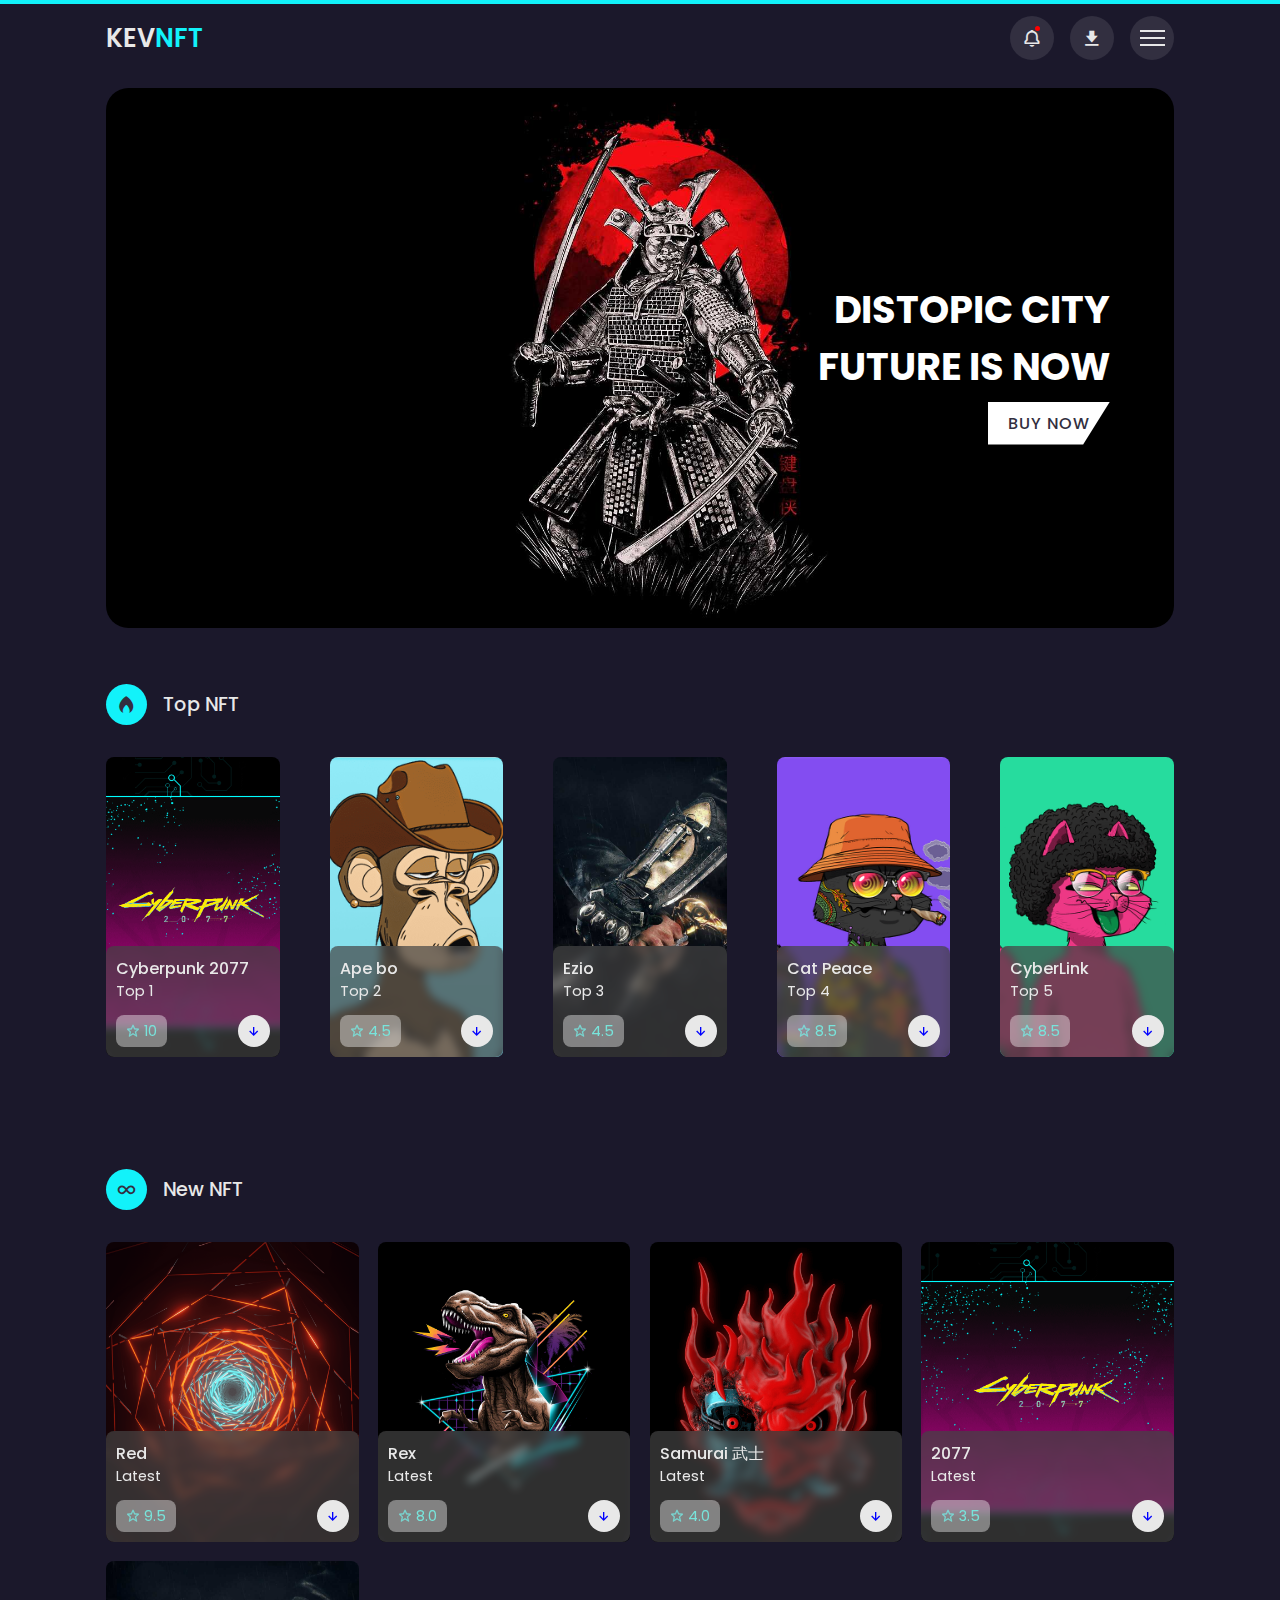
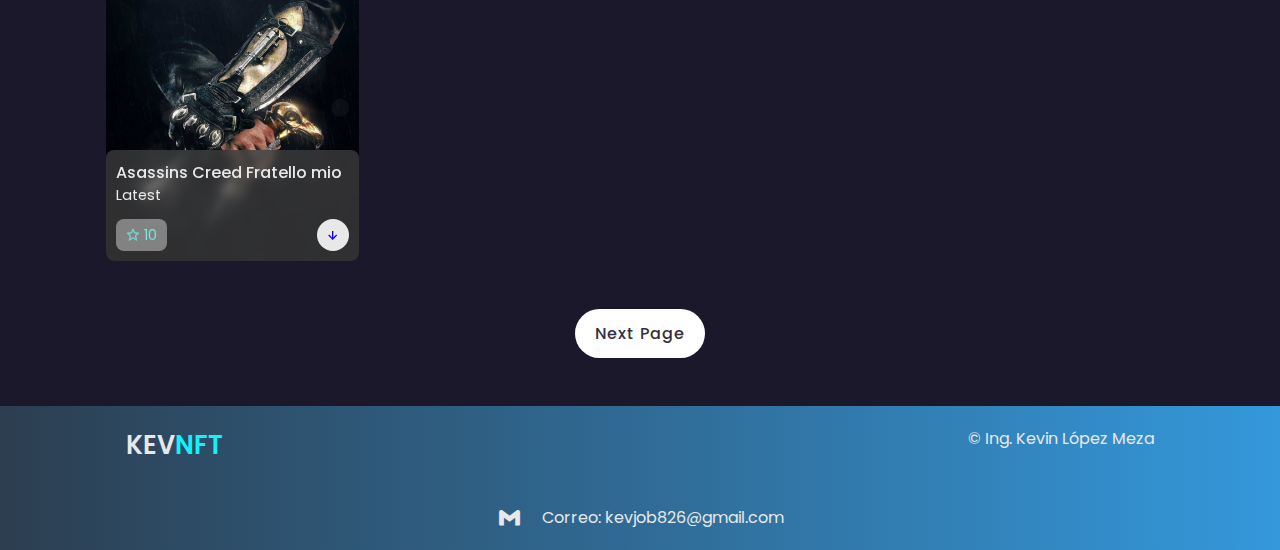
<file: index.html>
<!DOCTYPE html>
<html lang="en">

<head>
    <meta charset="UTF-8">
    <meta http-equiv="X-UA-Compatible" content="IE=edge">
    <meta name="viewport" content="width=device-width, initial-scale=1.0">
    <meta name="NFT website demo" content="Tienda de NFT demo con botones de descarga.">
    <title>NFT website</title>
    <!-- box icons link -->
    <link href='https://unpkg.com/boxicons@2.1.1/css/boxicons.min.css' rel='stylesheet'>
    <link href="/Css/style.css" rel="stylesheet">
    <link href="./Css/swiper-bundle.min.css" rel="stylesheet">
    


</head>

<body>
    <!-- progress bar -->
    <div class="progress">
        <div class="progressbar" id="scroll-bar">

        </div>
    </div>
    <!-- nav -->
    <header>
        <div class="nav container">
            <a href="Index.html" class="logo">Kev<span>NFT</span></a>
            <div class="nav-icons">
                <i class="bx bx-bell bx-tada" id="bell-icon"><span></span></i>
                <i class="bx bxs-download"></i>
                <div class="menu-icon">
                    <div class="line1"></div>
                    <div class="line2"></div>
                    <div class="line3"></div>
                </div>
            </div>

            <div class="menu">
                <img src="img/img5.png" alt="Cyberpunk">
                <div class="navbar">
                    <li><a href="index.html">Home</a></li>
                    <li><a href="#trending">Top</a></li>
                    <li><a href="#new">New</a></li>
                    <li><a href="download.html">Latest NFT</a></li>
                </div>
            </div>

            <!-- notificacion -->
            <div class="notification">
                <div class="notification-box">
                    <i class='bx bxs-check-circle'></i>
                    <p>Your NFT purchase successfully</p>
                </div>

                <div class="notification-box box-color">
                    <i class='bx bx-x-circle'></i>
                    <p>Could not apply changes</p>
                </div>
            </div>

        </div>
    </header>

    <!-- home section -->
    <section class="home container" id="home">
        <img src="img/japanese.jpg" alt="Japanese img">
        <div class="home-text">
            <h1>Distopic city <br>Future is now</h1>
            <a href="download.html" class="btn">Buy now</a>
        </div>
    </section>
    <!-- home section -->

    <!-- Popular section -->
    <section class="trending container" id="trending">
        <div class="heading">
            <i class='bx bxs-flame'></i>
            <h2>Top NFT</h2>
        </div>
        <div class="trending-content swiper">
            <div class="swiper-wrapper">
                <div class="swiper-slide">
                    <div class="box">
                        <img src="./img/img5.png" alt="cyberpunk">
                        <div class="box-text">
                            <h2>Cyberpunk 2077</h2>
                            <h3>Top 1</h3>
                            <div class="rating-download">
                                <div class="rating">
                                    <i class='bx bx-star'></i>
                                    <span>10</span>
                                </div>
                                <a href="download.html" class="box-btn">
                                    <i class='bx bx-down-arrow-alt'></i>
                                </a>
                            </div>
                        </div>
                    </div>
                </div>

                <div class="swiper-slide">
                    <div class="box">
                        <img src="./img/bored-ape-.png" alt="APE Bored">
                        <div class="box-text">
                            <h2>Ape bo</h2>
                            <h3>Top 2</h3>
                            <div class="rating-download">
                                <div class="rating">
                                    <i class='bx bx-star'></i>
                                    <span>4.5</span>
                                </div>
                                <a href="download.html" class="box-btn">
                                    <i class='bx bx-down-arrow-alt'></i>
                                </a>
                            </div>
                        </div>
                    </div>
                </div>

                <div class="swiper-slide">
                    <div class="box">
                        <img src="./img/Brotherhood.jpg" alt="Assassins Creed Brotherhood">
                        <div class="box-text">
                            <h2>Ezio</h2>
                            <h3>Top 3</h3>
                            <div class="rating-download">
                                <div class="rating">
                                    <i class='bx bx-star'></i>
                                    <span>4.5</span>
                                </div>
                                <a href="download.html" class="box-btn">
                                    <i class='bx bx-down-arrow-alt'></i>
                                </a>
                            </div>
                        </div>
                    </div>
                </div>

                <div class="swiper-slide">
                    <div class="box">
                        <img src="./img/cat-gb.png" alt="Cat">
                        <div class="box-text">
                            <h2>Cat Peace</h2>
                            <h3>Top 4</h3>
                            <div class="rating-download">
                                <div class="rating">
                                    <i class='bx bx-star'></i>
                                    <span>8.5</span>
                                </div>
                                <a href="download.html" class="box-btn">
                                    <i class='bx bx-down-arrow-alt'></i>
                                </a>
                            </div>
                        </div>
                    </div>
                </div>

                <div class="swiper-slide">
                    <div class="box">
                        <img src="./img/cat1.png" alt="Cat Pink">
                        <div class="box-text">
                            <h2>CyberLink</h2>
                            <h3>Top 5</h3>
                            <div class="rating-download">
                                <div class="rating">
                                    <i class='bx bx-star'></i>
                                    <span>8.5</span>
                                </div>
                                <a href="download.html" class="box-btn">
                                    <i class='bx bx-down-arrow-alt'></i>
                                </a>
                            </div>
                        </div>
                    </div>
                </div>

                <div class="swiper-slide">
                    <div class="box">
                        <img src="./img/japanese.jpg" alt="Samurai with red">
                        <div class="box-text">
                            <h2>Japanese</h2>
                            <h3>Top 6</h3>
                            <div class="rating-download">
                                <div class="rating">
                                    <i class='bx bx-star'></i>
                                    <span>7.3</span>
                                </div>
                                <a href="download.html" class="box-btn">
                                    <i class='bx bx-down-arrow-alt'></i>
                                </a>
                            </div>
                        </div>
                    </div>
                </div>
                <div class="swiper-slide">
                    <div class="box">
                        <img src="./img/monkey-angel.jpg" alt="APE Angel">
                        <div class="box-text">
                            <h2>Ape Angel</h2>
                            <h3>Top 7</h3>
                            <div class="rating-download">
                                <div class="rating">
                                    <i class='bx bx-star'></i>
                                    <span>4.0</span>
                                </div>
                                <a href="download.html" class="box-btn">
                                    <i class='bx bx-down-arrow-alt'></i>
                                </a>
                            </div>
                        </div>
                    </div>
                </div>

            </div>

        </div>
    </section>

    <!-- New Section -->
    <section class="new container" id="new">
        <div class="heading">
            <i class='bx bx-infinite'></i>
            <h2>New NFT</h2>
        </div>
        <div class="new-content">

            <div class="box">
                <img src="./img/whole-lotta-red.png" alt="Future views">
                <div class="box-text">
                    <h2>Red</h2>
                    <h3>Latest</h3>
                    <div class="rating-download">
                        <div class="rating">
                            <i class='bx bx-star'></i>
                            <span>9.5</span>
                        </div>
                        <a href="download.html" class="box-btn">
                            <i class='bx bx-down-arrow-alt'></i>
                        </a>
                    </div>
                </div>
            </div>

            <div class="box">
                <img src="./img/rex.jpg" alt="T-Rex">
                <div class="box-text">
                    <h2>Rex</h2>
                    <h3>Latest</h3>
                    <div class="rating-download">
                        <div class="rating">
                            <i class='bx bx-star'></i>
                            <span>8.0</span>
                        </div>
                        <a href="download.html" class="box-btn">
                            <i class='bx bx-down-arrow-alt'></i>
                        </a>
                    </div>
                </div>
            </div>

            <div class="box">
                <img src="./img/Samurai.png" alt="Mask Samurai">
                <div class="box-text">
                    <h2>Samurai 武士</h2>
                    <h3>Latest</h3>
                    <div class="rating-download">
                        <div class="rating">
                            <i class='bx bx-star'></i>
                            <span>4.0</span>
                        </div>
                        <a href="download.html" class="box-btn">
                            <i class='bx bx-down-arrow-alt'></i>
                        </a>
                    </div>
                </div>
            </div>

            <div class="box">
                <img src="./img/img5.png" alt="Cyberpunk">
                <div class="box-text">
                    <h2>2077</h2>
                    <h3>Latest</h3>
                    <div class="rating-download">
                        <div class="rating">
                            <i class='bx bx-star'></i>
                            <span>3.5</span>
                        </div>
                        <a href="download.html" class="box-btn">
                            <i class='bx bx-down-arrow-alt'></i>
                        </a>
                    </div>
                </div>
            </div>

            <div class="box">
                <img src="./img/Brotherhood.jpg" alt="Asassins Creed">
                <div class="box-text">
                    <h2>Asassins Creed Fratello mio</h2>
                    <h3>Latest</h3>
                    <div class="rating-download">
                        <div class="rating">
                            <i class='bx bx-star'></i>
                            <span>10</span>
                        </div>
                        <a href="download.html" class="box-btn">
                            <i class='bx bx-down-arrow-alt'></i>
                        </a>
                    </div>
                </div>
            </div>
        </div>

        <div class="next-page">
            <a href="download.html">Next Page</a>
        </div>

    </section>

    <footer class="footer-container">
        <div class="copyright container">
            <a href="#" class="logo">KEV<span>NFT</span></a>
            <p>&#169; Ing. Kevin López Meza</p>
        </div>
        <div class="copyright container">
            <i class='bx bxl-gmail'></i>
            <p>Correo: kevjob826@gmail.com</p>

        </div>
    </footer>



    <!-- Swiper script -->
    <script src="./Js/swiper-bundle.min.js"></script>

    <script src="/Js/main.js"></script>
</body>

</html>

<!-- Credit for idea dailywebdesign -->
</file>
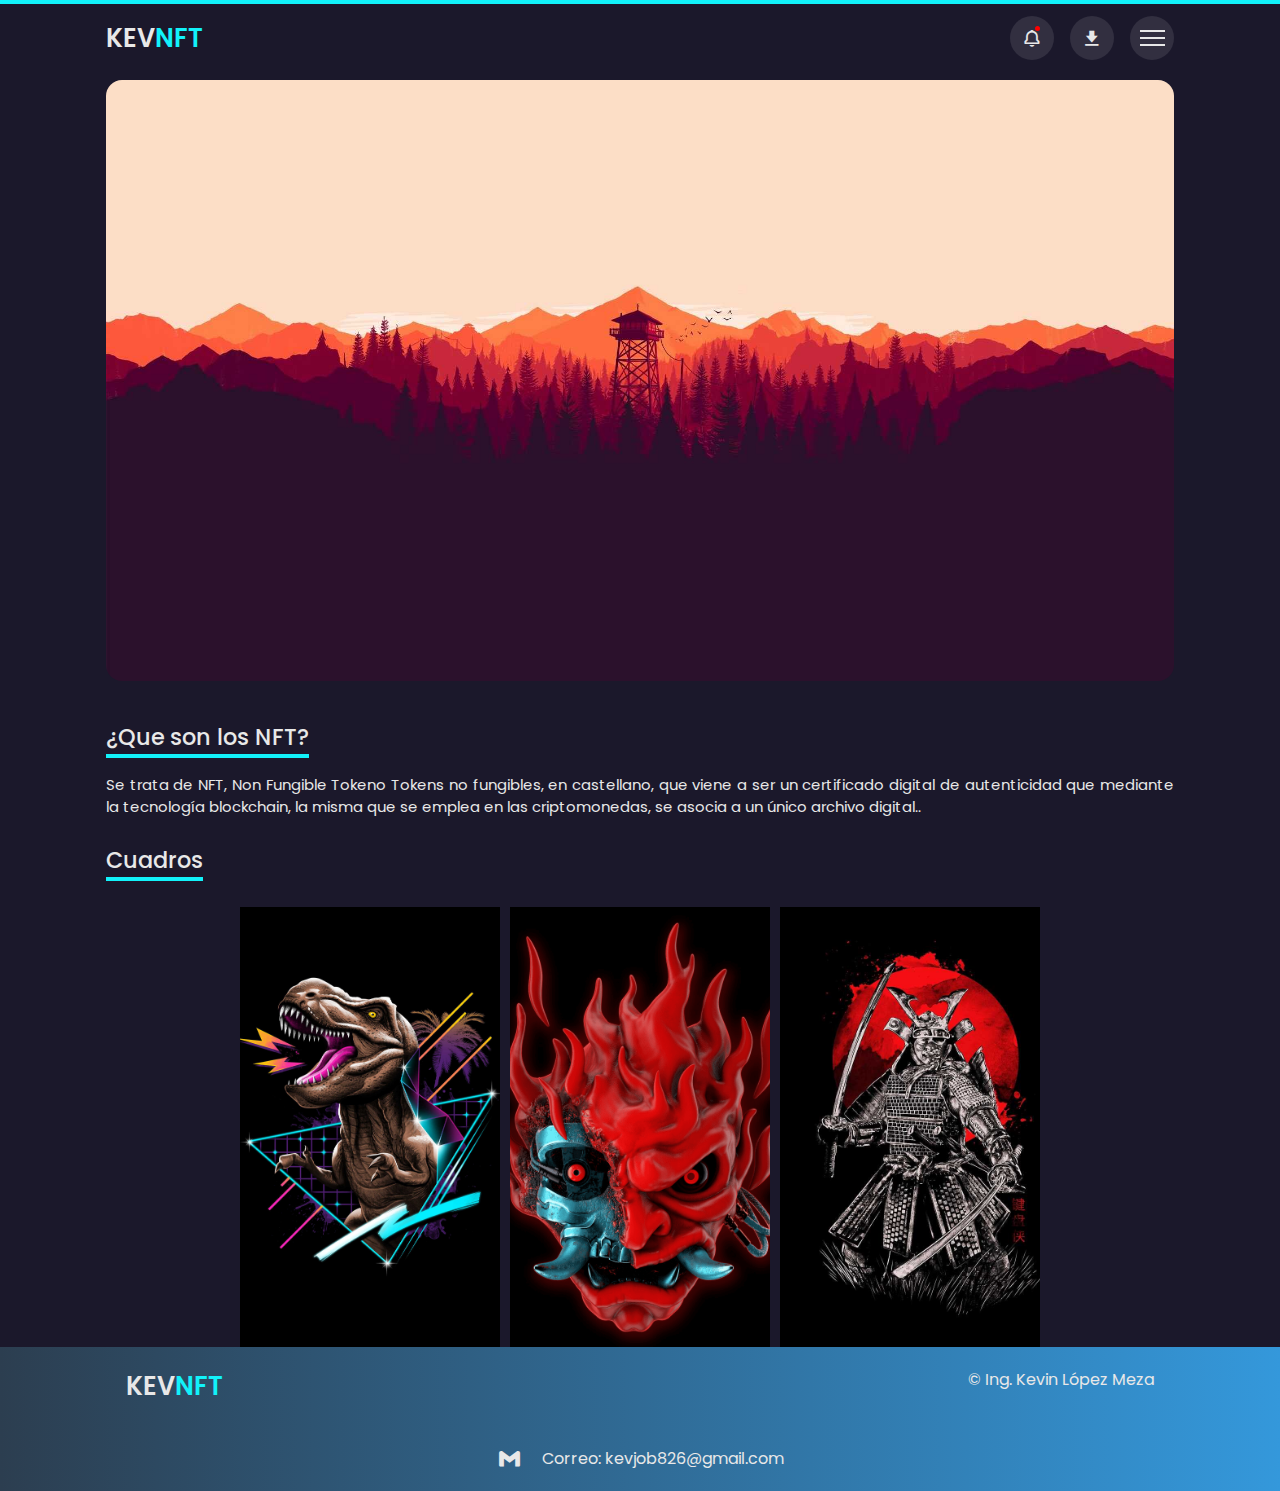
<file: download.html>
<!DOCTYPE html>
<html lang="en">

<head>
    <meta charset="UTF-8">
    <meta http-equiv="X-UA-Compatible" content="IE=edge">
    <meta name="viewport" content="width=device-width, initial-scale=1.0">
    <title>Download Page</title>
    <!-- box icons link -->
    <link href='https://unpkg.com/boxicons@2.1.1/css/boxicons.min.css' rel='stylesheet'>
    <link href="/Css/style.css" rel="stylesheet">
    <link href="./Css/swiper-bundle.min.css" rel="stylesheet">


</head>

<body>
    <!-- progress  bar -->
    <div class="progress">
        <div class="progressbar" id="scroll-bar">

        </div>
    </div>
    <!-- nav -->
    <header>
        <div class="nav container">
            <a href="Index.html" class="logo">Kev<span>NFT</span></a>
            <div class="nav-icons">
                <i class="bx bx-bell bx-tada" id="bell-icon"><span></span></i>
                <i class="bx bxs-download"></i>
                <div class="menu-icon">
                    <div class="line1"></div>
                    <div class="line2"></div>
                    <div class="line3"></div>
                </div>
            </div>

            <div class="menu">
                <img src="img/img5.png" alt="">
                <div class="navbar">
                    <li><a href="index.html">Home</a></li>
                    <li><a href="#trending">Trending</a></li>
                    <li><a href="#new">New</a></li>
                    <li><a href="#latest">Latest NFT</a></li>
                </div>
            </div>

            <!-- notificacion -->
            <div class="notification">
                <div class="notification-box">
                    <i class='bx bxs-check-circle'></i>
                    <p>Your NFT purchase successfully</p>
                </div>

                <div class="notification-box box-color">
                    <i class='bx bx-x-circle'></i>
                    <p>Could not apply changes</p>
                </div>
            </div>

        </div>
    </header>

    <!-- video -->

    <div class="video-container container">
        <img src="/img/thumb-1920-679478.jpg" alt="">
    </div>

    <!-- about -->
    <div class="about container">
        <h2>¿Que son los NFT?</h2>
        <p>Se trata de NFT, Non Fungible Tokeno Tokens no fungibles,
            en castellano,
            que viene a ser un certificado digital de autenticidad que mediante la tecnología blockchain,
            la misma que se emplea en las criptomonedas, se asocia a un único archivo digital..​​</p>
    </div>

    <!-- screen -->
    <div class="screenshots container">
        <h2>Cuadros</h2>
        <div class="screenshots-content">
            <img src="img/rex.jpg" alt="">
            <img src="img/Samurai.png" alt="">
            <img src="img/japanese.jpg" alt="">

        </div>
    </div>


    <footer class="footer-container">
        <div class="copyright container">
            <a href="#" class="logo">KEV<span>NFT</span></a>
            <p>&#169; Ing. Kevin López Meza</p>
        </div>
        <div class="copyright container">
            <i class='bx bxl-gmail'></i>
            <p>Correo: kevjob826@gmail.com</p>

        </div>
    </footer>



    <!-- Swiper script -->
    <script src="./Js/swiper-bundle.min.js"></script>

    <script src="/Js/main.js"></script>
</body>

</html>
</file>
<file: Css/style.css>
@import url('https://fonts.googleapis.com/css2?family=Poppins:wght@400;500;600;700&display=swap');
*{
    font-family: 'Poppins', sans-serif;
    margin: 0;
    padding: 0;
    scroll-behavior: smooth;
    box-sizing: border-box;
    list-style: none;
    text-decoration: none;
    scroll-padding-top: 2rem;
}

:root{
    --main-color:#12f2fa;
    --dark-color: #1b182b;
    --light-color: #322f40;
    --text-color: hsl(0,0%,91%)
}


::selection {
    color: var(--text-color);
    background:  var(--main-color);
}

section{
padding: 4rem 0 3rem;
}
img{
    width: 100%;
}

body{
    color: var(--text-color);
    background: var(--dark-color);
    
}

.container{
    max-width: 1068px;
    margin: auto;
    width: 100%;
}

header{
    position: fixed;
    top: 0;
    left: 0;
    width: 100%;
    background: var(--dark-color);
    z-index: 100;
}

.nav{
    display: flex;
    align-items: center;
    justify-content: center;
    padding: 16px 0;   
}

.logo{
    font-size: 1.6rem;
    font-weight: 600;
    color: var(--text-color);
    text-transform: uppercase;
    margin: 0 auto 0 0;
}

.logo span{
    color: var(--main-color);
}

.nav-icons{
    display: flex;
    align-items: center;
    column-gap: 1rem; 
}

.nav-icons .bx{
    font-size: 20px;
    height: 44px;
    width: 44px;
    display: grid;
    place-items: center;
    color: var(--text-color);
    background: var(--light-color);
    border-radius: 50%;
    cursor: pointer;
}

#bell-icon{
    position: relative;
}
#bell-icon span{
    content: '';
    width: 5px;
    height: 5px;
    border-radius: 50%;
    background: red;
    position: absolute;
    top: 10px;
    right: 14px;

}

.menu-icon{
    display: flex;
    flex-direction: column;
    align-items: center;
    justify-content: center;
    row-gap: 5px;
    height: 44px;
    width: 44px;
    border-radius: 50%;
    background: var(--light-color);
    cursor: pointer;
    z-index: 200;
    transition: 0.3s;
}

.menu-icon div{
    display: block;
    background: var(--text-color);
    height: 2px;
    width: 25px;
    transition: 0.3s;
}

.move .line1{
    transform: rotate(-45deg) translate(-5px, 5px);
}

.move .line2{
    opacity: 0;
}

.move .line3{
    transform: rotate(45deg) translate(-5px, -5px);
}


/* Menu */
.menu{
    position: absolute;
    left: 0;
    top: 0;
    width: 100%;
    height: 100vh;
    background: rgba(0,0,14,0.9);
    z-index: 106;
    display: flex;
    align-items: center;
    justify-content: space-between;
    transition: 0.5s;
    clip-path: circle(0% at 100% 0%);
}

.menu.active{
    clip-path: circle(144% at 100% 0%);
}
.menu img{
    width: 750px;
    /* My implementation */
    padding: 10px;
    margin: 20px;
    align-items: center;
    border-radius: 70px;

}

.navbar{
    display: grid;
    row-gap: 1rem;
    text-align: right;
    padding-right: 2rem;
}

.navbar a{
    font-size: 1.6rem;
    color: var(--text-color);
    font-weight: 500;
    transition: 0.2s;
}

.navbar a:hover{
border-bottom: 4px solid var(--main-color);
font-size: 1.8rem;
}

.notification{
    position: absolute;
    top: 110%;
    right: 5rem;
    background: var(--light-color);
    width: 300px;
    height: 350px;
    border-radius: 0.5rem;
    padding: 10px;
    display: flex;
    flex-direction: column;
    row-gap: 1rem;
    clip-path: circle(0% at  100% 0%);
}

.notification.active{
    clip-path: circle(144% at  100% 0%);
    transition: 0.3s;

}

.notification-box{
    display: flex;
    align-items: baseline;
    column-gap: 1rem;
    border-radius: 0.5rem;
    background: var(--dark-color);
    padding: 10px;
}

.notification-box .bx{
color: #48bdf3;
}

.box-color{
    background-color: hsl(0,0%,100%, 0.4);
}
.box-color .bx{
    color: rgb(121, 5, 5);
}

.home{
    position: relative;
    min-height: 540px;
    display: flex;
    align-items: center;
    justify-content: flex-end;
    margin-top: 5rem;
}

.home img{
    position: absolute;
    width: 100%;
    height: 100%;
    object-fit: cover;
    border-radius: 1.4rem;
    z-index: -1;
}
.home-text{
    padding-right: 4rem;
    text-align: right;
}

.home-text h1{
    font-size: 2.4rem;
    text-transform: uppercase;
    color: #fff;
    margin-bottom: 1rem;
}

.btn{
    background: #fff;
    padding: 10px 20px;
    color: #322f40;
    text-transform: uppercase;
    font-size: 1rem;
    letter-spacing: 1px; 
    font-weight: 500;
    clip-path: polygon(0 1%, 100% 0%, 78% 100%, 0% 100%);

}

.btn:hover{
    background: var(--main-color);
    transition: 0.3s all linear;
}

/* Popular */
.heading{
    display: flex;
    align-items: center;
    column-gap: 1rem;
    margin-bottom: 2rem;

}

.heading .bx{
    font-size: 21px;
    color: #322f40;
    background: var(--main-color);
    padding: 10px;
    border-radius: 5rem;
}

.heading h2{
    font-size: 1.2rem;
    font-weight: 500;
}

.box{
    position: relative;
    width: 100%;
    height: 300px;
    border-radius: 0.5rem;
}

.box img{
    width: 100%;
    height: 100%;
    object-fit: cover;
    border-radius: 0.5rem;
}
.box .box-text{
    position: absolute;
    right: 0;
    left: 0;
    bottom: 0;
    padding: 10px;
    background: rgba(68, 67, 67, 0.699);
    backdrop-filter: blur(4px);
    border-radius: 0.5rem;
}

.box .box-text h2{
    font-size: 1rem;
    font-weight: 500;
}

.box .box-text h3{
    font-size: 0.9rem;
    font-weight: 400;
    margin-bottom: 0.8rem;
}
.rating-download{
    display: flex;
    justify-content: space-between;
}

.rating{
    display: flex;
    align-items: center;
    column-gap: 4px;
    background: hsl(0,0%,100%, 0.4);
    padding: 4px 10px;
    border-radius: 0.5rem;
}

.rating .bx{
    color: #74f5eeb6;
    font-size: 0.9rem;
}

.rating span{
    color: #78e4db;
    font-size: 0.9rem;
}
.box-btn .bx{
    padding: 8px;
    background-color: var(--text-color);
    border-radius: 5rem;
    color: blue;
    font-weight: 400rem;
}
.box-btn .bx:hover{
    background: var(--dark-color);
    color: #fff;
}

.new-content{
    display: grid;
    grid-template-columns: repeat(auto-fit, minmax(240px, auto));
    gap: 1.2rem;

}

.next-page{
    display: flex;
    justify-content: center;
    align-items: center;
    margin-top: 3rem;
}

.next-page a{
    background: #fff;
    padding: 12px 20px ;
    color: var(--light-color);
    letter-spacing: 1px;
    font-weight: 500;
    border-radius: 2rem;
}
.next-page a:hover{
    background: #452abb;
    color: #fff;
    transition: 0.3s al linear;
}

.footer-container{
    background: linear-gradient(to right, #2c3e50, #3498db);
}

.copyright{
    display: flex;
    justify-content: center;
    padding: 20px;
}

.mail{
    font-size: 500;
    color: white;
    
}
.copyright p{
    margin-left: 20px;
}

.copyright .bx{
font-size: 25px;
}

/* download page */
.video-container img{
    width: 100;
    aspect-ratio: 16/9;
    border-radius: 1rem;
}

.video-container{
    margin-top: 5rem;
}

.about{
    margin-top: 2rem;
}

.about h2{
    display: inline-flex;
    font-size: 1.4rem;
    font-weight: 500;
    border-bottom: 4px solid var(--main-color);
}

.about p{
    font-size: 0.93rem;
    margin-top: 1rem;
    text-align: justify;
}

.screenshots h2{
    display: inline-flex;
    font-size: 1.4rem;
    font-weight: 500;
    border-bottom: 4px solid var(--main-color);
    margin: 1.6rem 0;
}

.screenshots-content{
    display: grid;
    grid-template-columns: repeat(auto-fit, minmax(250px,auto));
    gap:10px;
    justify-content: center;
    max-width: 800px;
    margin: auto;
    width: 100%;
    
}

.screenshots-content img{
    width: 100%;
    height: 440px;
    object-fit: cover;
}

/* display block for default scroll bar */

html::-webkit-scrollbar{
    display: none;   
}

/* scroll bar */
.progress{
    position: fixed;
    top: 0;
    left: 0;
    width: 100%;
    height: 4px;
    z-index: 300;
}
.progressbar{
    height: 4px;
    background: var(--main-color);
    width: 100%;

}

/* responsive */
@media (max-width: 1080px){
    .container{
        margin: 0 auto;
        width: 90%;
    }
    .nav{
        padding: 10 0;
    }
    .notification{
        right: 0.5rem;
    }
    .menu img{
        width: 215px;
    }
    .menu a{
        font-size: 1.5rem;
    }
    .section{
        padding: 3rem 0 2rem;
    }
    .home{
        min-height: 440px;
        margin-top: 4rem !important;
    }
    .home img{
        border-radius: 1rem;
    }
    .new-content{
        grid-template-columns: repeat((auto-fit, minmax(200px, auto)));
    }
    .video-container{
        margin-top: 5rem !important;
    }
    .screenshots-content img{
        height: 300px;
    }
    .footer-container{
        margin-top: 1rem;
    }
    .copyright {
        align-content: center;
        align-items: center;
    }
    
}

/* medium device */
</file>
